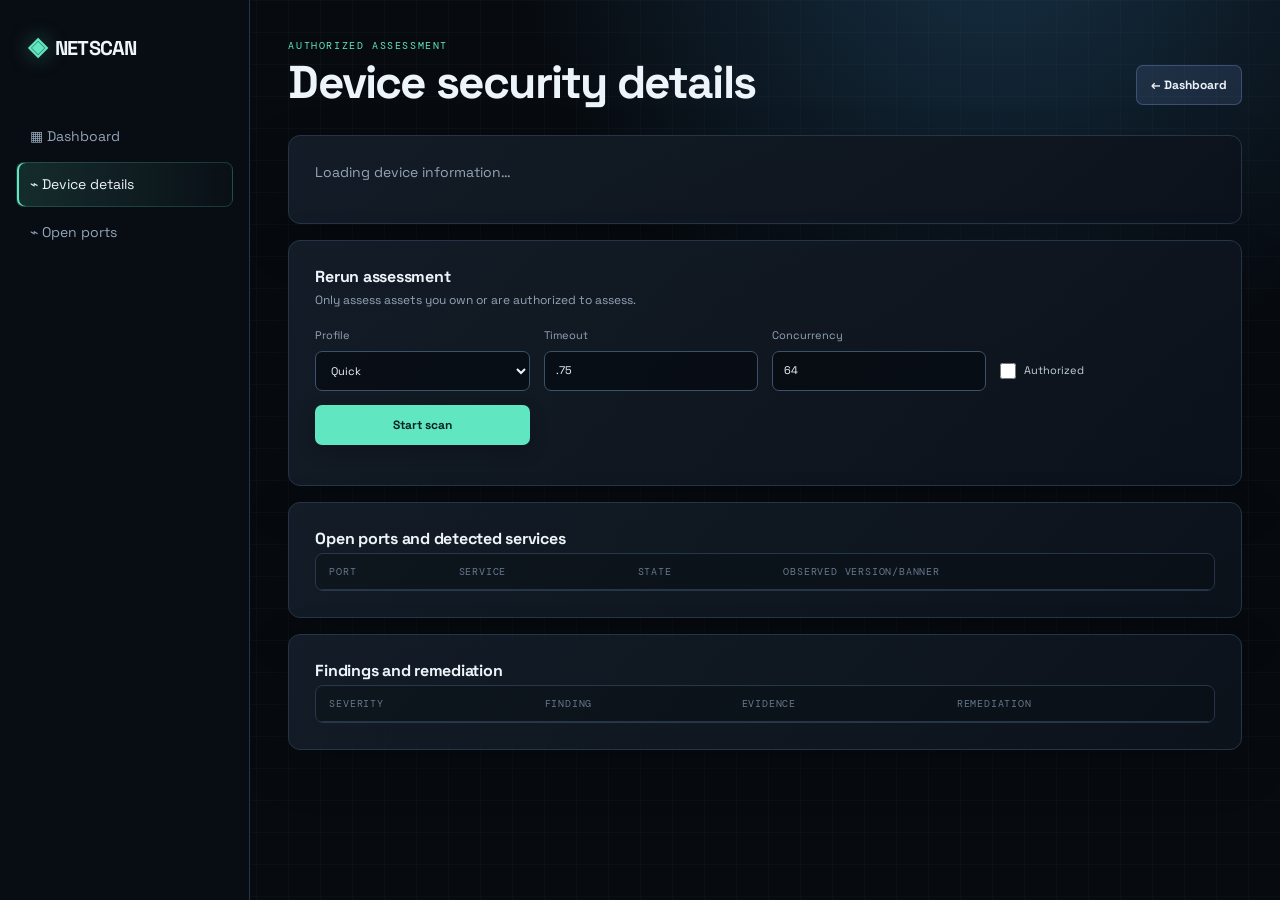
<file: templates/device.html>
<!doctype html><html lang="en"><head><meta charset="utf-8"><meta name="viewport" content="width=device-width,initial-scale=1"><title>Device · NETSCAN</title><link rel="stylesheet" href="/static/style.css"><link rel="stylesheet" href="/static/assessment.css"></head><body><aside><div class="brand"><span>◈</span> NETSCAN</div><nav><a href="/">▦ Dashboard</a><a class="active" href="#identity">⌁ Device details</a><a href="/open-ports">⌁ Open ports</a></nav></aside><main><header><div><p class="eyebrow">AUTHORIZED ASSESSMENT</p><h1>Device security details</h1></div><div class="actions"><a class="button secondary" href="/">← Dashboard</a></div></header><section class="panel" id="identity"><p>Loading device information…</p></section><section class="panel settings"><div class="panel-head"><div><h2>Rerun assessment</h2><p>Only assess assets you own or are authorized to assess.</p></div></div><form id="scan-form"><label>Profile<select id="type"><option value="quick">Quick</option><option value="standard">Standard</option><option value="full">Full</option></select></label><label>Timeout<input id="timeout" type="number" value=".75" min=".1" max="3" step=".1"></label><label>Concurrency<input id="workers" type="number" value="64" min="1" max="128"></label><label><input id="authorized" type="checkbox" required> Authorized</label><button>Start scan</button></form><p id="scan-status" class="muted"></p></section><section class="panel"><h2>Open ports and detected services</h2><div class="table-wrap"><table><thead><tr><th>PORT</th><th>SERVICE</th><th>STATE</th><th>OBSERVED VERSION/BANNER</th></tr></thead><tbody id="ports"></tbody></table></div></section><section class="panel"><h2>Findings and remediation</h2><div class="table-wrap"><table><thead><tr><th>SEVERITY</th><th>FINDING</th><th>EVIDENCE</th><th>REMEDIATION</th></tr></thead><tbody id="findings"></tbody></table></div></section></main><script>const id={{ device_id }};const e=s=>String(s??'').replace(/[&<>"']/g,c=>({'&':'&amp;','<':'&lt;','>':'&gt;','"':'&quot;',"'":'&#39;'}[c]));async function load(){let r=await fetch('/api/devices/'+id);if(!r.ok)return;let d=await r.json(),x=d.device;document.querySelector('#identity').innerHTML='<h2>'+e(x.hostname||'Unknown device')+'</h2><p>'+e(x.ip_address)+' · '+e(x.mac_address||'MAC unavailable')+' · '+e(x.vendor||'Vendor unknown')+' · '+e(x.status)+'</p><p>First seen: '+e(x.first_seen)+' · Last seen: '+e(x.last_seen)+'</p><p>Changes since prior scan: '+(d.changes_since_previous.new_open_ports.join(', ')||'none')+'</p>';document.querySelector('#ports').innerHTML=d.ports.length?d.ports.map(p=>'<tr><td>'+p.port+'</td><td>'+e(p.service)+'</td><td>'+e(p.state)+'</td><td>'+e(p.service_version||p.banner||'—')+'</td></tr>').join(''):'<tr><td colspan="4" class="empty">No scans yet.</td></tr>';document.querySelector('#findings').innerHTML=d.findings.length?d.findings.map(f=>'<tr><td><span class="severity '+e(f.severity)+'">'+e(f.severity)+'</span></td><td>'+e(f.title)+'</td><td>'+e(f.evidence)+'</td><td>'+e(f.remediation)+'</td></tr>').join(''):'<tr><td colspan="4" class="empty">No findings yet.</td></tr>'}document.querySelector('#scan-form').onsubmit=async ev=>{ev.preventDefault();let r=await fetch('/api/devices/'+id+'/port-scans',{method:'POST',headers:{'Content-Type':'application/json'},body:JSON.stringify({scan_type:document.querySelector('#type').value,timeout_seconds:+document.querySelector('#timeout').value,worker_count:+document.querySelector('#workers').value,authorization_confirmed:document.querySelector('#authorized').checked})});document.querySelector('#scan-status').textContent=r.ok?'Scan started; refresh this page to inspect progress.':'Scan request failed.'};load();</script></body></html>
</file>
<file: static/style.css>
@import url('https://fonts.googleapis.com/css2?family=DM+Mono:wght@400;500&family=Space+Grotesk:wght@400;500;600;700&display=swap');
:root{--ink:#070b10;--raised:#0d131b;--panel:#111923;--line:#263448;--line-bright:#3b516c;--text:#edf4fa;--muted:#94a4b7;--dim:#66778d;--mint:#61e6c2;--mint-ink:#06251f;--blue:#8eaeff;--amber:#ffca75;--danger:#ff8094;--radius:12px;--shadow:0 18px 48px rgb(0 0 0 / 22%)}
*{box-sizing:border-box}html{scroll-behavior:smooth}body{min-width:320px;min-height:100vh;margin:0;color:var(--text);background:var(--ink);background-image:linear-gradient(rgb(104 132 163 / 4%) 1px,transparent 1px),linear-gradient(90deg,rgb(104 132 163 / 4%) 1px,transparent 1px),radial-gradient(circle at 78% -10%,#163044 0,transparent 34%);background-size:32px 32px,32px 32px,auto;font:14px/1.5 "Space Grotesk",sans-serif;display:flex}
aside{width:250px;min-height:100vh;position:sticky;top:0;display:flex;flex-direction:column;padding:28px 16px 20px;background:rgb(9 14 20 / 92%);border-right:1px solid var(--line);backdrop-filter:blur(16px)}.brand{margin:0 12px 48px;font-size:20px;font-weight:700;letter-spacing:-.7px}.brand span{color:var(--mint);font-size:25px;margin-right:4px;text-shadow:0 0 22px rgb(97 230 194 / 45%)}nav{display:grid;gap:3px}nav a{color:var(--muted);text-decoration:none;padding:11px 13px;border:1px solid transparent;border-radius:8px;transition:background .18s ease,border-color .18s ease,color .18s ease,transform .18s ease}nav a:hover{color:var(--text);background:rgb(142 174 255 / 8%);border-color:rgb(142 174 255 / 18%);transform:translateX(2px)}nav a.active{color:var(--text);background:linear-gradient(90deg,rgb(97 230 194 / 15%),rgb(97 230 194 / 2%));border-color:rgb(97 230 194 / 18%);box-shadow:inset 2px 0 var(--mint)}.side-foot{margin-top:auto;padding:14px 12px;border-top:1px solid var(--line);color:var(--dim);font:10px/1.9 "DM Mono",monospace;letter-spacing:.08em}.side-foot b{color:var(--mint);font-weight:500}
main{width:min(100% - 250px,1760px);margin:0 auto;padding:40px clamp(20px,3vw,56px) 64px}header{display:flex;justify-content:space-between;align-items:flex-end;gap:20px;margin:0 0 30px}.eyebrow{margin:0 0 7px;color:var(--mint);font:10px/1.2 "DM Mono",monospace;letter-spacing:.16em}h1,h2,p{margin-top:0}h1{margin-bottom:0;font-size:clamp(30px,4vw,46px);line-height:1;letter-spacing:-1.8px}h2{margin-bottom:5px;font-size:16px;line-height:1.2;letter-spacing:-.25px}p,.muted{color:var(--muted)}.actions{display:flex;flex-wrap:wrap;align-items:center;justify-content:flex-end;gap:12px;color:var(--dim);font:10px "DM Mono",monospace}
button,.button{display:inline-flex;align-items:center;justify-content:center;min-height:40px;border:1px solid transparent;border-radius:7px;padding:9px 14px;color:var(--mint-ink);background:var(--mint);box-shadow:0 7px 18px rgb(0 0 0 / 18%);font:700 12px "Space Grotesk",sans-serif;text-decoration:none;cursor:pointer;transition:transform .18s ease,filter .18s ease,background .18s ease,border-color .18s ease}button:hover,.button:hover{filter:brightness(1.08);transform:translateY(-1px)}button:active,.button:active{transform:translateY(0)}.button.secondary,button.secondary{color:var(--text);background:rgb(142 174 255 / 12%);border-color:rgb(142 174 255 / 28%);box-shadow:none}
.cards{display:grid;grid-template-columns:repeat(4,minmax(0,1fr));gap:12px;margin-bottom:18px}.card,.panel{background:linear-gradient(135deg,rgb(20 29 40 / 94%),rgb(12 18 27 / 94%));border:1px solid var(--line);border-radius:var(--radius);box-shadow:var(--shadow)}.card{position:relative;overflow:hidden;min-height:138px;padding:18px}.card::after{content:"";position:absolute;top:0;right:0;width:45px;height:2px;background:var(--mint);opacity:.65}.card small{display:block;color:var(--dim);font:10px "DM Mono",monospace;letter-spacing:.1em}.card strong{display:block;margin:11px 0 3px;font-size:30px;line-height:1;letter-spacing:-1px}.card .muted{font-size:12px}.green{color:var(--mint)}.red{color:var(--danger)}.blue{color:var(--blue)}.grid{display:grid;grid-template-columns:minmax(0,1.55fr) minmax(300px,1fr);gap:16px;margin-top:16px}.wide{grid-column:1/-1}.panel{margin-top:16px;padding:clamp(18px,2.2vw,26px)}.grid .panel{margin-top:0}.panel-head{display:flex;align-items:center;justify-content:space-between;gap:16px;margin-bottom:18px}.panel-head p{margin-bottom:0;font-size:12px}
.filters{display:flex;flex-wrap:wrap;gap:8px}input,select{width:100%;min-height:40px;border:1px solid var(--line-bright);border-radius:7px;padding:9px 11px;color:var(--text);background:rgb(5 10 15 / 68%);font:inherit;transition:border-color .18s ease,box-shadow .18s ease,background .18s ease}select{cursor:pointer}input::placeholder{color:var(--dim)}input:focus,select:focus,button:focus-visible,a:focus-visible{outline:none;border-color:var(--mint);box-shadow:0 0 0 3px rgb(97 230 194 / 18%)}.filters input{width:min(230px,100%)}.filters select{width:auto;min-width:126px}.table-wrap{overflow-x:auto;border:1px solid rgb(59 81 108 / 55%);border-radius:8px}table{width:100%;min-width:700px;border-collapse:collapse}th{padding:11px 13px;color:var(--dim);background:rgb(5 10 15 / 32%);border-bottom:1px solid var(--line);font:10px "DM Mono",monospace;letter-spacing:.08em;text-align:left}td{padding:13px;color:#c4d0dd;border-bottom:1px solid rgb(38 52 72 / 72%);font-size:12px;vertical-align:middle}tbody tr{transition:background .18s ease}tbody tr:hover{background:rgb(142 174 255 / 6%)}tbody tr:last-child td{border-bottom:0}td .button{min-height:31px;padding:5px 9px;font-size:11px}.mono{font-family:"DM Mono",monospace}.status-pill,.severity{display:inline-flex;align-items:center;border-radius:999px;padding:4px 8px;font:10px "DM Mono",monospace;text-transform:uppercase;letter-spacing:.04em}.status-pill.online{color:var(--mint);background:rgb(97 230 194 / 11%)}.status-pill.offline{color:var(--danger);background:rgb(255 128 148 / 12%)}.empty{padding:38px 18px;color:var(--muted);text-align:center}.chartbox{height:224px}.legend{display:flex;justify-content:center;gap:18px;margin-top:8px;color:var(--muted);font-size:11px}.dot{display:inline-block;width:7px;height:7px;margin-right:5px;border-radius:50%}.dot.online{background:var(--mint);box-shadow:0 0 8px var(--mint)}.dot.offline{background:var(--danger)}
.settings form{display:grid;grid-template-columns:repeat(4,minmax(130px,1fr));gap:14px;align-items:end}.settings label{display:grid;gap:7px;color:var(--muted);font-size:11px}.settings label:has(input[type="checkbox"]){display:flex;align-items:center;gap:8px;min-height:40px;color:#c4d0dd;line-height:1.35}input[type="checkbox"]{width:16px;min-height:16px;margin:0;accent-color:var(--mint)}.settings button{min-height:40px}.reports{display:flex;align-items:center;justify-content:space-between;gap:16px}.reports p{margin-bottom:0}.reports>div:last-child{display:flex;flex-wrap:wrap;gap:8px}.reports .secondary{margin-left:0}#assessment-status{min-height:20px;margin:14px 0 0;font-family:"DM Mono",monospace;font-size:11px}#toast{position:fixed;z-index:10;right:24px;bottom:24px;max-width:min(400px,calc(100vw - 32px));padding:12px 16px;color:#041d17;background:var(--mint);border-radius:8px;box-shadow:0 18px 42px rgb(0 0 0 / 35%);font-weight:700;animation:toast-in .22s ease-out}.skip-link{position:fixed;z-index:50;top:-60px;left:16px;padding:10px 14px;color:var(--ink);background:var(--mint);border-radius:0 0 7px 7px}.skip-link:focus{top:0}@keyframes toast-in{from{opacity:0;transform:translateY(10px)}to{opacity:1;transform:translateY(0)}}@media(prefers-reduced-motion:reduce){*,*::before,*::after{scroll-behavior:auto!important;transition-duration:.01ms!important;animation-duration:.01ms!important}}
@media(max-width:1120px){aside{width:208px}main{width:calc(100% - 208px);padding:32px 28px 52px}.cards{grid-template-columns:repeat(3,minmax(0,1fr))}.settings form{grid-template-columns:repeat(2,minmax(180px,1fr))}}@media(max-width:760px){body{display:block}aside{width:100%;min-height:auto;position:static;padding:14px 16px;border-right:0;border-bottom:1px solid var(--line)}.brand{margin:0 0 11px}nav{display:flex;overflow-x:auto;gap:5px;padding-bottom:2px}nav a{flex:0 0 auto;padding:8px 10px;font-size:12px}.side-foot{display:none}main{width:100%;padding:24px 16px 44px}header{align-items:flex-start;flex-direction:column;margin-bottom:24px}.actions{justify-content:flex-start}.cards{grid-template-columns:repeat(2,minmax(0,1fr));gap:9px}.card{min-height:120px;padding:15px}.card strong{font-size:25px}.grid{grid-template-columns:1fr;gap:12px}.panel{margin-top:12px;padding:17px}.panel-head{align-items:flex-start;flex-direction:column}.filters{width:100%}.filters input,.filters select{width:100%}.settings form{grid-template-columns:1fr}.reports{align-items:flex-start;flex-direction:column}}@media(max-width:390px){h1{font-size:30px}.card{padding:13px}.card small{font-size:9px}}
</file>
<file: static/assessment.css>
.severity.Critical, .severity.High { color: var(--danger); background: rgb(255 128 148 / 12%); }
.severity.Medium { color: var(--amber); background: rgb(255 202 117 / 12%); }
.severity.Low, .severity.Informational { color: var(--mint); background: rgb(97 230 194 / 11%); }
</file>
